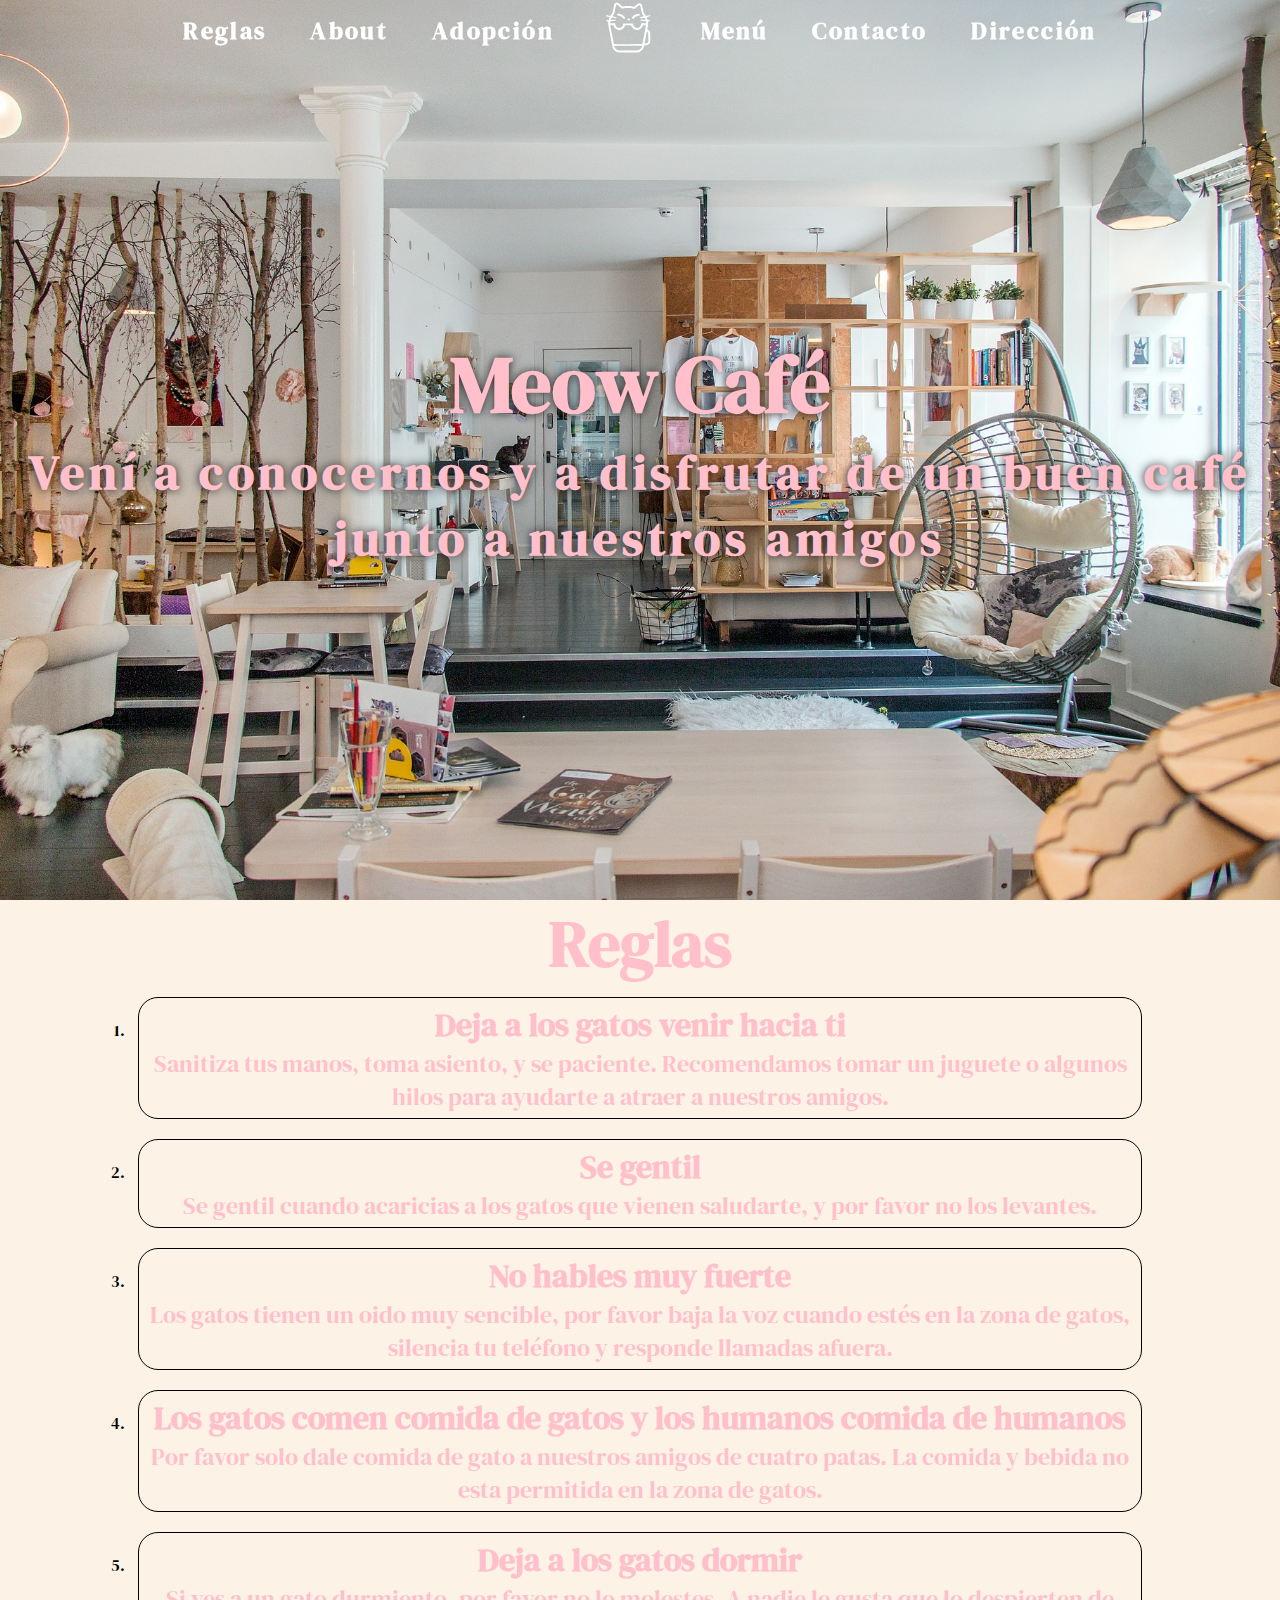
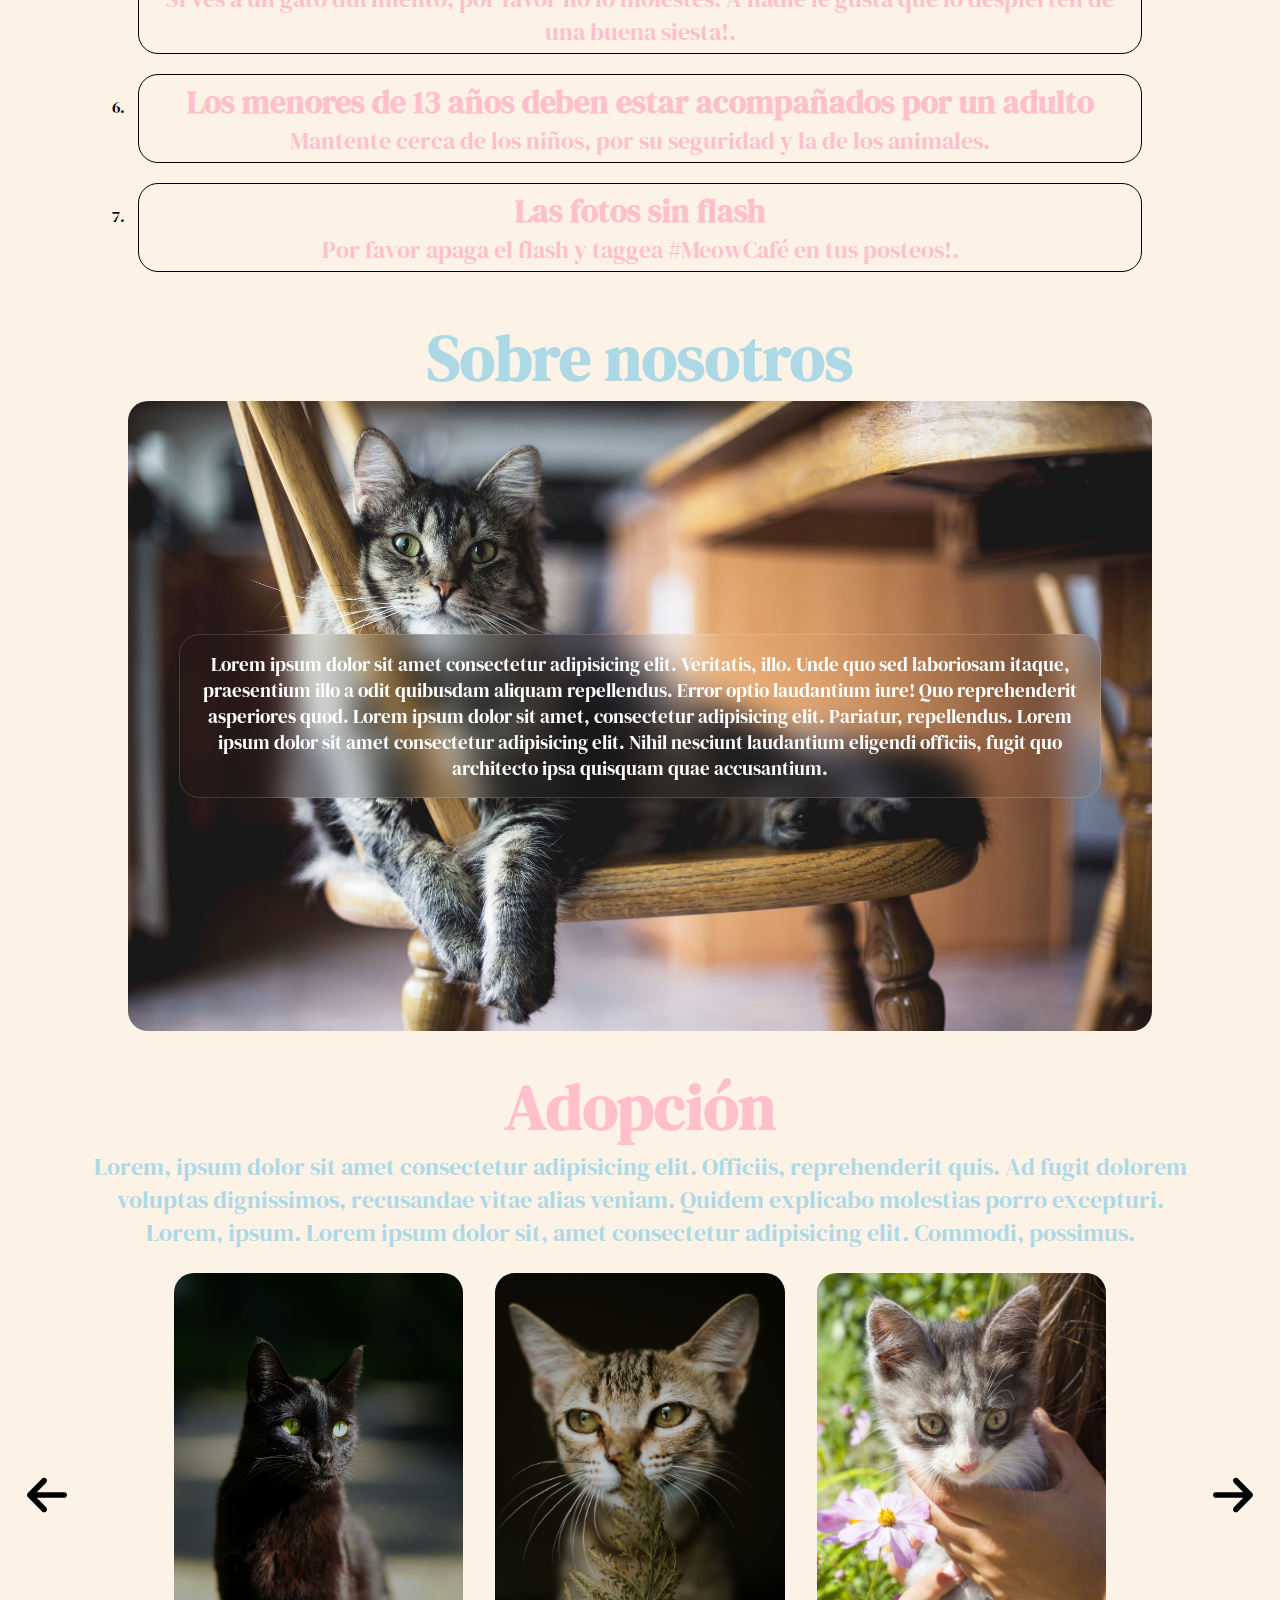
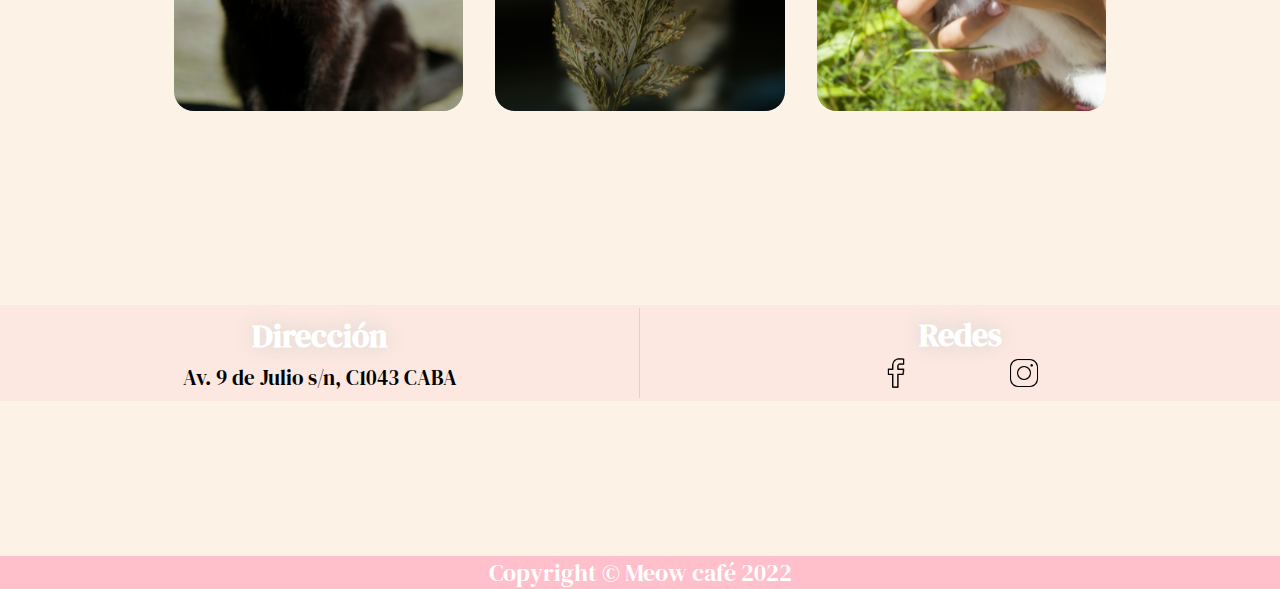
<file: index.html>
<!DOCTYPE html>
<html lang="es">
<head>
    <meta charset="UTF-8">
    <meta http-equiv="X-UA-Compatible" content="IE=edge">
    <meta name="viewport" content="width=device-width, initial-scale=1.0">
    <title>Meow Café</title>
    <link rel="stylesheet" href="./css/styles.css">
    <link rel="preconnect" href="https://fonts.googleapis.com">
    <link rel="preconnect" href="https://fonts.gstatic.com" crossorigin>
    <link href="https://fonts.googleapis.com/css2?family=DM+Serif+Display&display=swap" rel="stylesheet">
    <link rel="shortcut icon" href="./img/favicon-negro.png" type="image/x-icon">
</head>
<body>

  <div class="contenedor-loader">
    <div class="loader"></div>
  </div>
  <!--imagen para acceder a la nav cuando está en mobile-->
  <div id="toggle-menu" class="toggle-menu">
    <img src="./img/icono-hamburguesa-menu.png" alt="">
  </div>

  </div>
    <nav>
        <ul class="menu">
            <li class="hover-li"><a href="#reglas">Reglas</a></li>
            <li class="hover-li"><a href="#about">About</a></li>
            <li class="hover-li"><a href="#adopcion">Adopción</a></li>
            <li><a href="#"><img id="logo" src="./img/logo-blanco.svg" alt="logo de gato en un vaso"></a></li>
            <li class="hover-li"><a href="./pages/menu/menu.html">Menú</a></li>
            <li class="hover-li"><a href="./pages/contacto/contacto.html">Contacto</a></li>
            <li class="hover-li"><a href="#direccion">Dirección</a></li>
        </ul>
    </nav>

    <section class="hero-image">
        <div class="hero-info">
            <h1 class="hero-titulo">Meow Café</h1>
            <p class="hero-mensaje">Vení a conocernos y a disfrutar de un buen café junto a nuestros amigos</p>
        </div>
    </section>

    <main>
      <section id="reglas">
        <h2 class="reglas-titulo">Reglas</h2>
        <!--aca van a ir las reglas para ir al cafe-->
      
        <ol>
          <li>
            <div class="regla">
              <h3>Deja a los gatos venir hacia ti</h3>
              <p>Sanitiza tus manos, toma asiento, y se paciente. Recomendamos tomar un juguete o algunos hilos para ayudarte a atraer a nuestros amigos.</p>
            </div>
          </li>
          <li>
            <div class="regla">
              <h3>Se gentil</h3>
              <p>Se gentil cuando acaricias a los gatos que vienen saludarte, y por favor no los levantes.</p>
            </div>
          </li>
          <li>
            <div class="regla">
              <h3>No hables muy fuerte</h3>
              <p>Los gatos tienen un oido muy sencible, por favor baja la voz cuando estés en la zona de gatos, silencia tu teléfono y responde llamadas afuera.</p>
            </div>
          </li>
          <li>
            <div class="regla">
              <h3>Los gatos comen comida de gatos y los humanos comida de humanos</h3>
              <p>Por favor solo dale comida de gato a nuestros amigos de cuatro patas. La comida y bebida no esta permitida en la zona de gatos.</p>
            </div>
          </li>
          <li>
            <div class="regla">
              <h3>Deja a los gatos dormir</h3>
              <p>Si ves a un gato durmiento, por favor no lo molestes. A nadie le gusta que lo despierten de una buena siesta!.</p>
            </div>
          </li>
          <li>
            <div class="regla">
              <h3>Los menores de 13 años deben estar acompañados por un adulto</h3>
              <p>Mantente cerca de los niños, por su seguridad y la de los animales.</p>
            </div>
          </li>
          <li>
            <div class="regla">
              <h3>Las fotos sin flash</h3>
              <p>Por favor apaga el flash y taggea #MeowCafé en tus posteos!.</p>
            </div>
          </li>
        </ol>
      </section>

    

      <section id="about">
        <h2 class="about-titulo">Sobre nosotros</h2>
        <div class="about">
          <div class= "about-contenido">
            <p>Lorem ipsum dolor sit amet consectetur adipisicing elit. Veritatis, illo. Unde quo sed laboriosam itaque, praesentium illo a odit quibusdam aliquam repellendus. Error optio laudantium iure! Quo reprehenderit asperiores quod. Lorem ipsum dolor sit amet, consectetur adipisicing elit. Pariatur, repellendus. Lorem ipsum dolor sit amet consectetur adipisicing elit. Nihil nesciunt laudantium eligendi officiis, fugit quo architecto ipsa quisquam quae accusantium.</p>
          </div>
          
        </div>
      </section>

      <section id="adopcion">
        <h2 class="adopcion-titulo">Adopción</h2>
        <p>Lorem, ipsum dolor sit amet consectetur adipisicing elit. Officiis, reprehenderit quis. Ad fugit dolorem voluptas dignissimos, recusandae vitae alias veniam. Quidem explicabo molestias porro excepturi. Lorem, ipsum. Lorem ipsum dolor sit, amet consectetur adipisicing elit. Commodi, possimus.</p>

        <div class="adopcion-carrusel">
          <!--aca va a haber un carrousel de imagenes de gatos.-->
          <div class="carrusel-imagen">
            <img src="./img/cats/img-1.jpg" alt="imágen de gato" class="primera" loading ="lazy">
          </div>

          <div class="carrusel-imagen ">
            <img src="./img/cats/img-2.jpg" alt="imágen de gato" class="segunda" loading ="lazy">
          </div>

          <div class="carrusel-imagen ">
            <img src="./img/cats/img-3.jpg" alt="imágen de gato" class="tercera" loading ="lazy">
          </div>

          <button class="btn-ant"><img src="./img/arrow-left-solid.svg" alt="imágen de flecha izquierda"></button>
          <button class="btn-sig"><img src="./img/arrow-right-solid.svg" alt="imágen de flecha derecha"></button>
        </div>
        </section>
    </main>
    
    <div class="redes-direccion">
      <div class="ubicacion">
        <h3 id="direccion">Dirección</h3>
        <p><strong>Av. 9 de Julio s/n, C1043 CABA</strong></p>
      </div>

      <div class="redes">
        <h3>Redes</h3>
        <ul>
          <li><a href="https://www.facebook.com/BaJoven/" target="_blank"><img src="./img/facebook.png" alt="icono de facebook"></a></li>
          <li><a href="https://www.instagram.com/bajoven/?hl=es" target="_blank"><img src="./img/instagram.png" alt="icono de instagram"></a></li>
        </ul>

      </div>
    </div>

    <iframe src="https://www.google.com/maps/embed?pb=!1m18!1m12!1m3!1d3284.0168878895183!2d-58.38375908505237!3d-34.603734465005424!2m3!1f0!2f0!3f0!3m2!1i1024!2i768!4f13.1!3m3!1m2!1s0x4aa9f0a6da5edb%3A0x11bead4e234e558b!2sObelisco!5e0!3m2!1ses-419!2sar!4v1670206056653!5m2!1ses-419!2sar"  allowfullscreen="" loading="lazy" referrerpolicy="no-referrer-when-downgrade"></iframe>

    <footer>
      <p class="copy">Copyright © Meow café 2022</p>
    </footer>

    <script src="./scripts/scripts.js"></script>
</body>
</html>
</file>
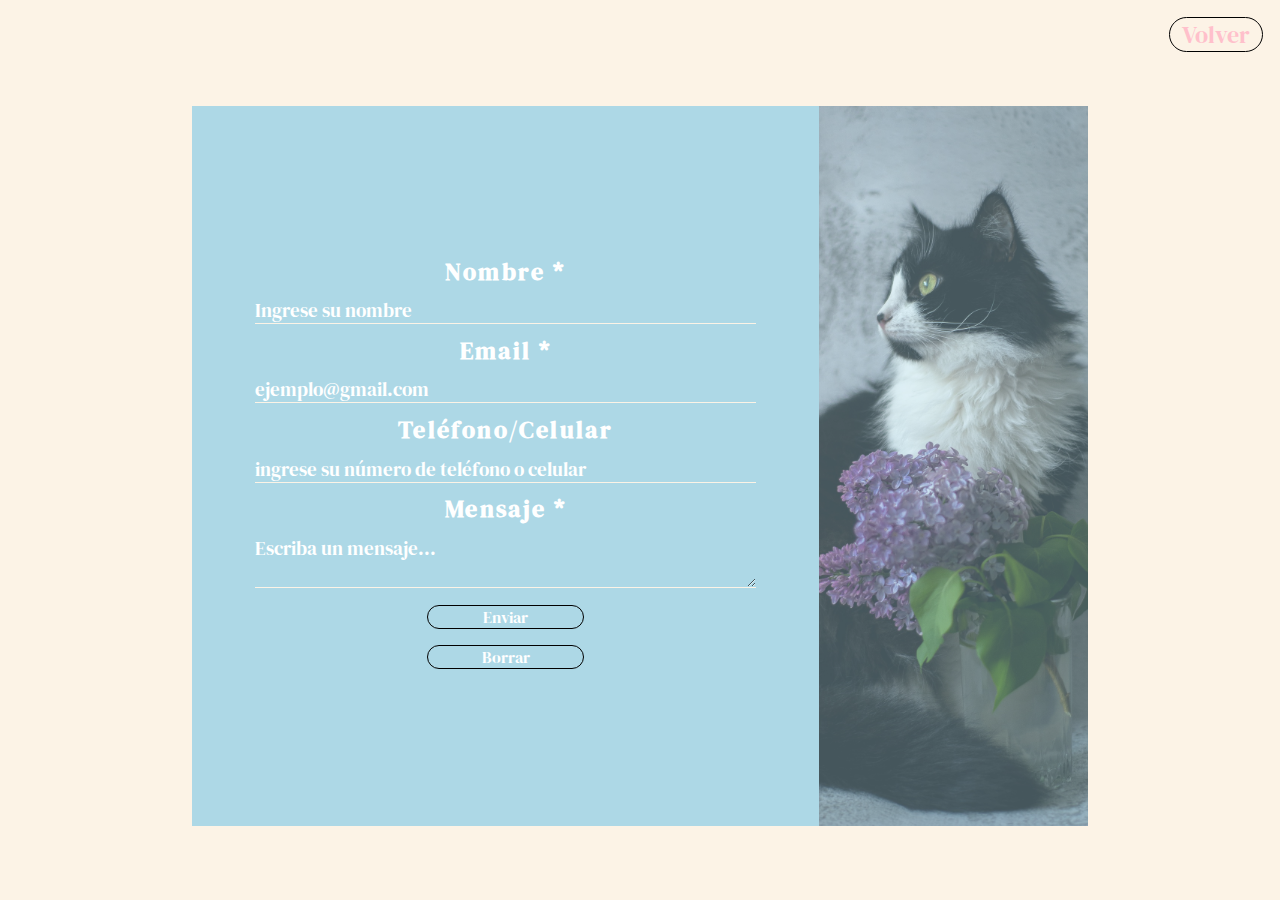
<file: pages/contacto/contacto.html>
<!DOCTYPE html>
<html lang="es">

<head>
  <meta charset="UTF-8">
  <meta http-equiv="X-UA-Compatible" content="IE=edge">
  <meta name="viewport" content="width=device-width, initial-scale=1.0">
  <title>Contacto | meow café</title>
  <link rel="stylesheet" href="./css/styles.css">
  <link rel="preconnect" href="https://fonts.googleapis.com">
  <link rel="preconnect" href="https://fonts.gstatic.com" crossorigin>
  <link href="https://fonts.googleapis.com/css2?family=DM+Serif+Display&display=swap" rel="stylesheet">
  <link rel="shortcut icon" href="./img/favicon-negro.png" type="image/x-icon">
</head>

<body>
  <a href="../../index.html">Volver</a>

  <div class="popUp">
    <div class="contenido-popUp">
      <div class="cerrarPopUp">
        <img src="./img/close.png" alt="imagen de cruz">
      </div>
      <div class="imgPopUp">
        <img src="./img/gato.png" alt="imágen de gato que cumple años">
      </div>

      <div class="contenido">
        <h2>Mandanos un mensaje y nos pondremos en contacto contigo!</h2>
      </div>
    </div>
  </div>

  <main>

    <form method="post" action="https://formspree.io/f/xrgdnpdp">
      <label for="nombre">Nombre *</label>
      <input type="text" name="nombre" placeholder="Ingrese su nombre" required>

      <label for="email">Email *</label>
      <input type="email" name="email" placeholder="ejemplo@gmail.com" required>

      <label for="telefono">Teléfono/Celular</label>
      <input type="number" name="telefono" placeholder="ingrese su número de teléfono o celular">

      <label for="mensaje">Mensaje *</label>
      <textarea name="mensaje" placeholder="Escriba un mensaje..." required></textarea>

      <input type="submit" value="Enviar">
      <input type="reset" value="Borrar">
    </form>

    <div class="imagen"></div>
  </main>

  <script src="./scripts/scripts.js"></script>
</body>

</html>
</file>
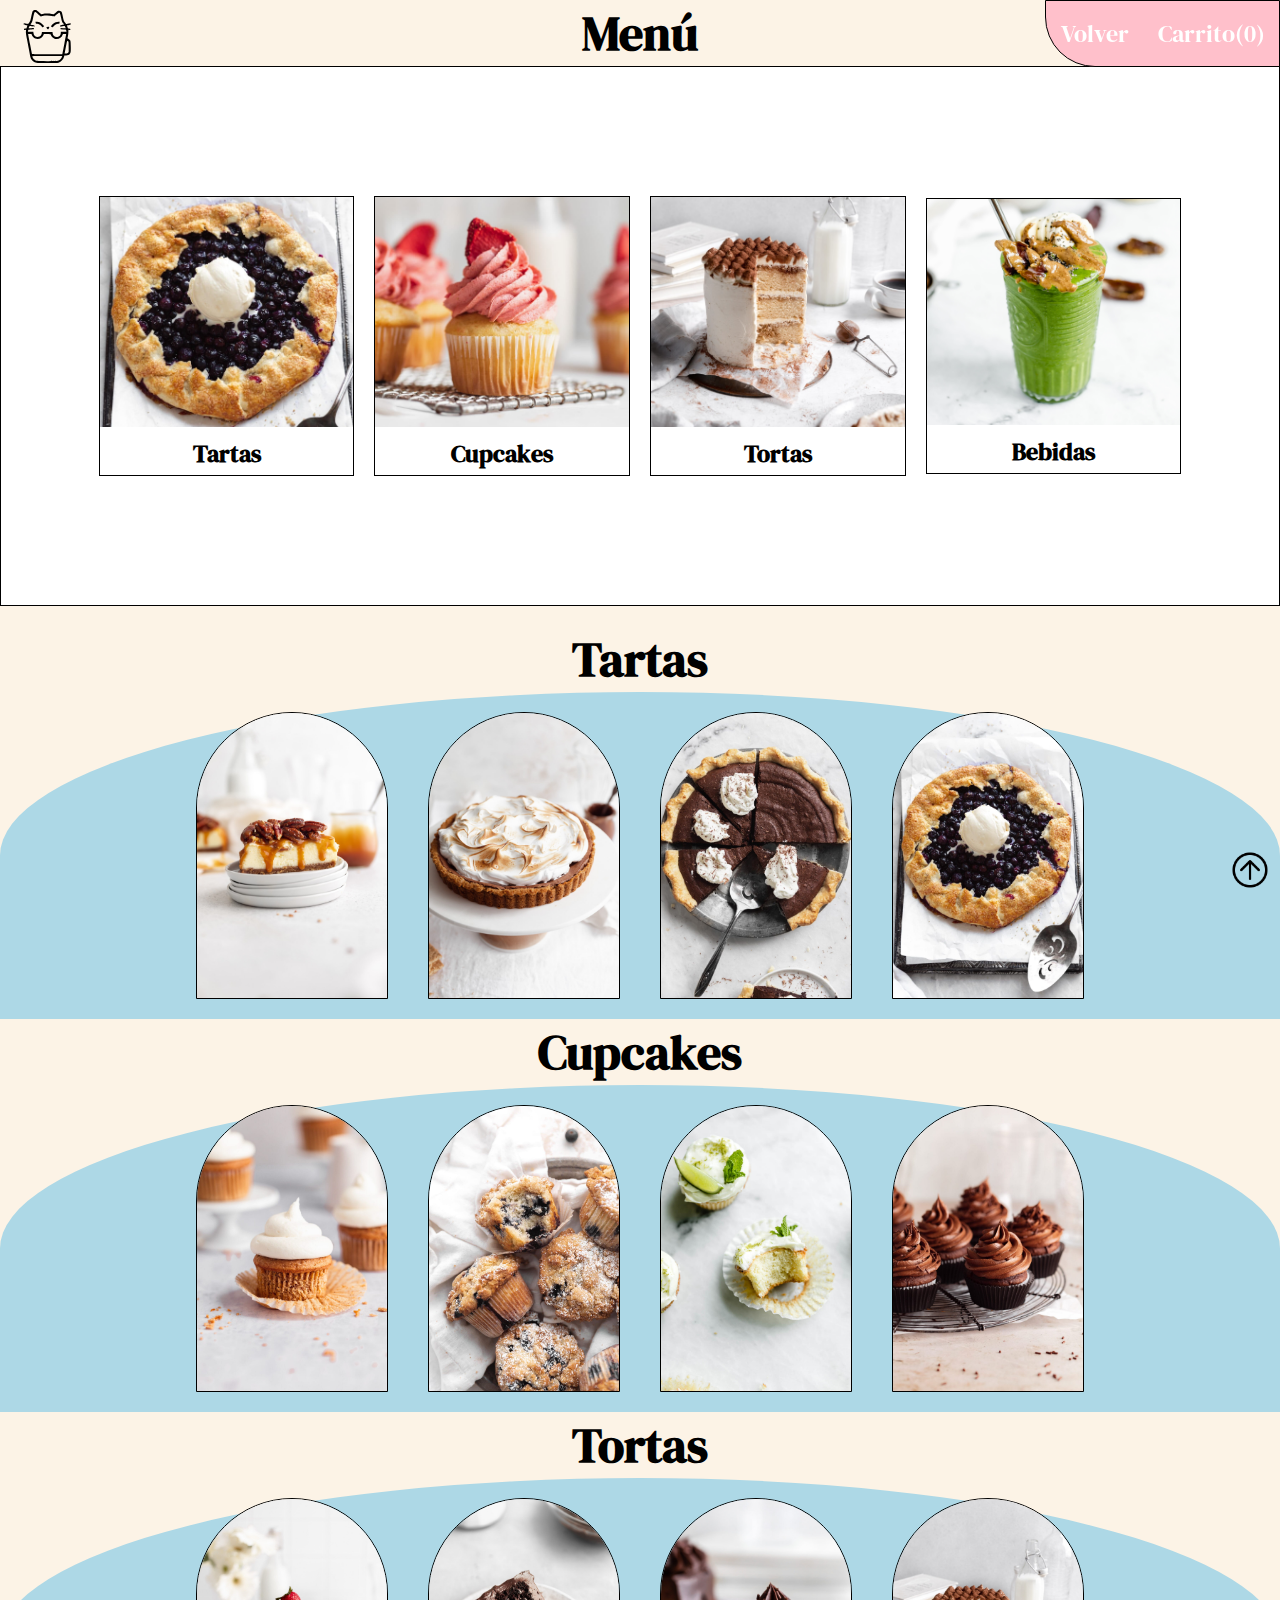
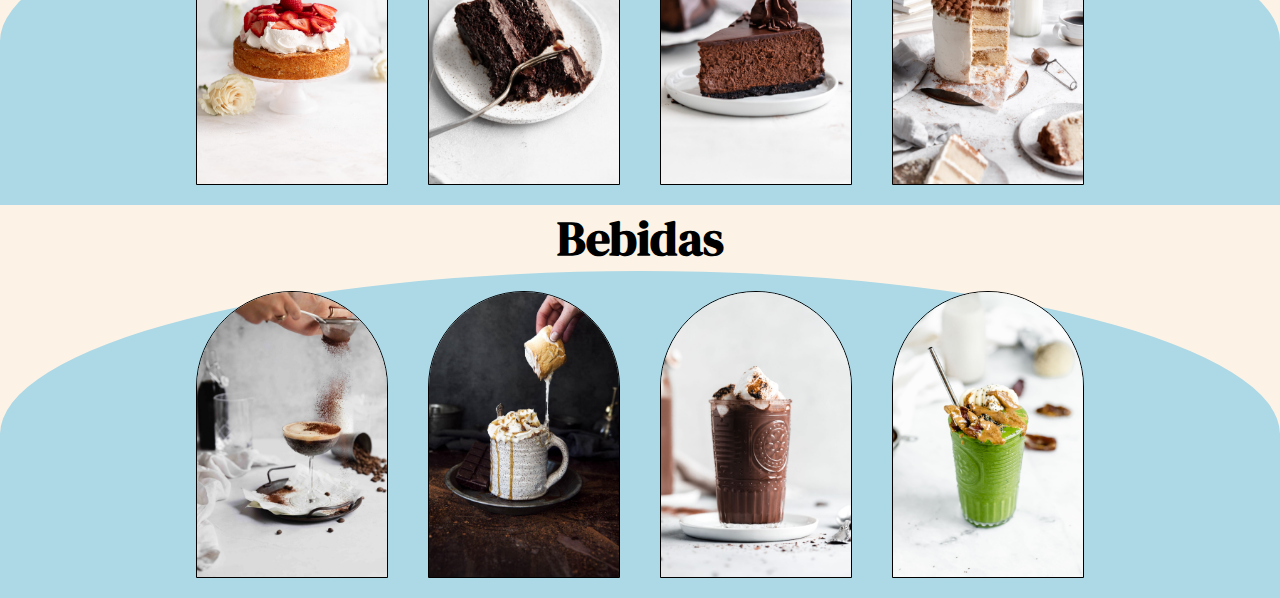
<file: pages/menu/menu.html>
<!DOCTYPE html>
<html lang="es">
<head>
  <meta charset="UTF-8">
  <meta http-equiv="X-UA-Compatible" content="IE=edge">
  <meta name="viewport" content="width=device-width, initial-scale=1.0">
  <title>Menú | meow café</title>
  <link rel="stylesheet" href="./css/styles.css">
  <link rel="preconnect" href="https://fonts.googleapis.com">
  <link rel="preconnect" href="https://fonts.gstatic.com" crossorigin>
  <link href="https://fonts.googleapis.com/css2?family=DM+Serif+Display&display=swap" rel="stylesheet">
  <link rel="shortcut icon" href="./img/favicon-negro.png" type="image/x-icon">
</head>
<body>
 
    <div class="toggle-menu">
        <img src="./img/icono-hamburguesa-menu.png" alt="">
    </div>
  <nav>
    <ul>
      <li><a href="../../index.html">Volver</a></li>
      <li class="carrito-btn">Carrito(<span id="cant-items">0</span>)</li>
    </ul>
  </nav>

  <img class="logo" src="./img/catcafe-logo.svg" alt="logo de gato">

    <!--carrito-->
    <div class="carrito">
        <h2>Productos seleccionados</h2>
        <hr>
        <div id="itemsDelCarrito">
            <!--aca van los items del carrito-->
        </div>
        
        <hr>
        <div class="total-carrito">
            <p class="pTotal">Total : $<span id="spanTotal">0</span></p>
        </div>
    </div>

  <main>
    <h2 id="menu">Menú</h2>
    <section id="menu">

        <div class="card">
            <a href="#tartas">
                <img class="img-menu" src="./img/Blueberry-Galette2.jpg" alt="">
                <h3 class="menu-nombre">Tartas</h3>
            </a>
        </div>

        <div class="card">
            <a href="#cupcakes">
                <img class="img-menu" src="./img/Strawberry-cupcake2.jpg" alt="">
                <h3 class="menu-nombre">Cupcakes</h3>
            </a>
        </div>

        <div class="card">
            <a href="#tortas">
                <img class="img-menu" src="./img/Tiramisu-Cake2.jpg" alt="">
                <h3 class="menu-nombre">Tortas</h3>
            </a>
        </div>

        <div class="card">
            <a href="#bebidas">
                <img class="img-menu" src="./img/matcha_green_ smoothie2.jpg" alt="">
                <h3 class="menu-nombre">Bebidas</h3>
            </a>
        </div>

    </section>
  
    <section class="items">
        <div class="menu-items">
  
            <div id="tartas">
  
                <h2>Tartas</h2>
  
                <div class="tartas">
                    <div class="item">
                        <img src="./img/Pecan-Pie.jpg" alt="" class="imagen">
                        <div class="item-info">
                            <h3 class="item-nombre 0">Pecan pie</h3>
                            <p class="item-descripcion">Lorem ipsum dolor sit amet consectetur adipisicing elit.</p>
                            <p>Precio : $<span id="0">1700</span></p>
  
                            <button>Agregar al carrito</button>
                        </div>
                    </div>
  
                    <div class="item">
                        <img src="./img/pie.jpg" alt="" class="imagen">
                        <div class="item-info">
                            <h3 class="item-nombre 1">Merengue pie</h3>
                            <p class="item-descripcion">Lorem ipsum dolor sit amet consectetur adipisicing elit.</p>
                            <p>Precio : $<span id="1">1500</span></p>
  
                            <button>Agregar al carrito</button>
                        </div>
                    </div>
  
                    <div class="item">
                        <img src="./img/brownie_pie.jpg" alt="" class="imagen">
                        <div class="item-info">
                            <h3 class="item-nombre 2">Brownie pie</h3>
                            <p class="item-descripcion">Lorem ipsum dolor sit amet consectetur adipisicing elit.</p>
                            <p>Precio : $<span id="2">1400</span></p>
  
                            <button>Agregar al carrito</button>
                        </div>
                    </div>
  
                    <div class="item">
                        <img src="./img/Blueberry-Galette.jpg" alt="" class="imagen">
                        <div class="item-info">
                            <h3 class="item-nombre 3">Blue Pie</h3>
                            <p class="item-descripcion">Lorem ipsum dolor sit amet consectetur adipisicing elit.</p>
                            <p>Precio : $<span id="3">1900</span></p>
  
                            <button>Agregar al carrito</button>
                        </div>
                    </div>
                </div>
              </div>
  
            <div id="cupcakes">
  
                <h2>Cupcakes</h2>
  
                <div class="cupcakes">
                    <div class="item">
                        <img src="./img/Carrot-cupcake.jpg" alt="" class="imagen">
                        <div class="item-info">
                            <h3 class="item-nombre 4">Carrot Cupcake</h3>
                            <p class="item-descripcion">Lorem ipsum dolor sit amet consectetur adipisicing elit.</p>
                            <p>Precio : $<span id="4">200</span></p>
  
                            <button>Agregar al carrito</button>
                        </div>
                    </div>
                    <div class="item">
                        <img src="./img/cupcake.jpg" alt="" class="imagen">
                        <div class="item-info">
                            <h3 class="item-nombre 5">Chips Cupcake</h3>
                            <p class="item-descripcion">Lorem ipsum dolor sit amet consectetur adipisicing elit.</p>
                            <p>Precio : $<span id="5">250</span></p>
  
                            <button>Agregar al carrito</button>
                        </div>
                    </div>
                    <div class="item">
                        <img src="./img/Lemon-Mojito-Cupcake.jpg" alt="" class="imagen">
                        <div class="item-info">
                            <h3 class="item-nombre 6">Mojito Cupcake</h3>
                            <p class="item-descripcion">Lorem ipsum dolor sit amet consectetur adipisicing elit.</p>
                            <p>Precio : $<span id="6">350</span></p>
  
                            <button>Agregar al carrito</button>
                        </div>
                    </div>
                    <div class="item">
                        <img src="./img/Perfect-Chocolate.jpg" alt="" class="imagen">
                        <div class="item-info">
                            <h3 class="item-nombre 7">Choco Cupcake</h3>
                            <p class="item-descripcion">Lorem ipsum dolor sit amet consectetur adipisicing elit.</p>
                            <p>Precio : $<span id="7">300</span></p>
  
                            <button>Agregar al carrito</button>
                        </div>
                    </div>
                </div>
            </div>
  
            <div id="tortas">
  
                <h2>Tortas</h2>
  
                <div class="tortas">
                    <div class="item">
                        <img src="./img/torta_frutillas.jpg" alt="" class="imagen">
                        <div class="item-info">
                            <h3 class="item-nombre 8">Strawberry Cake</h3>
                            <p class="item-descripcion">Lorem ipsum dolor sit amet consectetur adipisicing elit.</p>
                            <p>Precio : $<span id="8">2200</span></p>
  
                            <button>Agregar al carrito</button>
                        </div>
                    </div>
                    <div class="item">
                        <img src="./img/Vegan-Chocolate-Cake.jpg" alt="" class="imagen">
                        <div class="item-info">
                            <h3 class="item-nombre 9">Vegan Cake</h3>
                            <p class="item-descripcion">Lorem ipsum dolor sit amet consectetur adipisicing elit.</p>
                            <p>Precio : $<span id="9">600</span></p>
  
                            <button>Agregar al carrito</button>
                        </div>
                    </div>
                    <div class="item">
                        <img src="./img/triple_chocolate_cake.jpg" alt="" class="imagen">
                        <div class="item-info">
                            <h3 class="item-nombre 10">Chocolate Cake</h3>
                            <p class="item-descripcion">Lorem ipsum dolor sit amet consectetur adipisicing elit.</p>
                            <p>Precio : $<span id="10">650</span></p>
  
                            <button>Agregar al carrito</button>
                        </div>
                    </div>
                    <div class="item">
                        <img src="./img/Tiramisu-Cake.jpg" alt="" class="imagen">
                        <div class="item-info">
                            <h3 class="item-nombre 11">Tiramisu Cake</h3>
                            <p class="item-descripcion">Lorem ipsum dolor sit amet consectetur adipisicing elit.</p>
                            <p>Precio : $<span id="11">2500</span></p>
  
                            <button>Agregar al carrito</button>
                        </div>
                    </div>
                </div>
            </div>
            <div id="bebidas">
  
                <h2>Bebidas</h2>
  
                <div class="bebidas">
                    <div class="item">
                        <img src="./img/espresso-martini.jpg" alt="" class="imagen">
                        <div class="item-info">
                            <h3 class="item-nombre 12">Espresso martini</h3>
                            <p class="item-descripcion">Lorem ipsum dolor sit amet consectetur adipisicing elit.</p>
                            <p>Precio : $<span id="12">700</span></p>
  
                            <button>Agregar al carrito</button>
                        </div>
                    </div>
                    <div class="item">
                        <img src="./img/Hot-Chocolate-taza.jpg" alt="" class="imagen">
                        <div class="item-info">
                            <h3 class="item-nombre 13">Hot chocolate</h3>
                            <p class="item-descripcion">Lorem ipsum dolor sit amet consectetur adipisicing elit.</p>
                            <p>Precio : $<span id="13">600</span></p>
  
                            <button>Agregar al carrito</button>
                        </div>
                    </div>
                    <div class="item">
                        <img src="./img/hot-chocolate.jpg" alt="" class="imagen">
                        <div class="item-info">
                            <h3 class="item-nombre 14">Ice Coffe</h3>
                            <p class="item-descripcion">Lorem ipsum dolor sit amet consectetur adipisicing elit.</p>
                            <p>Precio : $<span id="14">800</span></p>
  
                            <button>Agregar al carrito</button>
                        </div>
                    </div>
                    <div class="item">
                        <img src="./img/matcha_green_ smoothie.jpg" alt="" class="imagen">
                        <div class="item-info">
                            <h3 class="item-nombre 15">Matcha smoothie</h3>
                            <p class="item-descripcion">Lorem ipsum dolor sit amet consectetur adipisicing elit.</p>
                            <p>Precio : $<span id="15">750</span></p>
  
                            <button>Agregar al carrito</button>
                        </div>
                    </div>
                </div>
            </div>
        </div>
    </section>
  </main>

  <a class="arriba" href="#menu"><img src="./img/flecha-hacia-arriba.png" alt=""></a>

  <script src="./scripts/scripts.js"></script>
</body>
</html>
</file>
<file: css/styles.css>
*{
    margin: 0;
    padding: 0;
    box-sizing: border-box;
    scroll-behavior: smooth;
    font-family: 'DM Serif Display', serif;
}
body{
    background-color: #fcf3e6;
}
body::-webkit-scrollbar {
    width: 12px;
}
  
body::-webkit-scrollbar-track {
    background: #add8e675;
 }
  
body::-webkit-scrollbar-thumb {
    background-color: pink;
    border-radius: 20px;
}
/*para el loader*/
.contenedor-loader{
    background-color: lightblue;
    position: fixed;
    width: 100vw;
    height: 100vh;
    z-index: 5;
    transition: all 1.5s;
    display: flex;
    align-items: center;
    justify-content: center;
}
.loader,
.loader:before,
.loader:after{
    border-radius: 50%;
    width: 2.5em;
    height: 2.5em;
    animation: loader 1.5s infinite ease-in-out;
}
.loader{
    color: pink;
    font-size: 13px;
    position: relative;
    animation-delay: -0.16s;
}
.loader:before,
.loader:after{
    content: "";
    position: absolute;
    top: 0;
}
.loader::before{
    left: -3.5em;
    animation-delay: -0.32s;
}
.loader::after{
    left: 3.5em;
}

@keyframes loader{
    0%,
    80%,
    100%{
        box-shadow : 0 2.5em 0 -1.3em;
    }
    40%{
        box-shadow: 0 2.5em 0 0;
    }
}
/*-----------*/

a{
    text-decoration: none;
}
.hero-image{
    background-image: url(../img/fondo-catcafe.jpg);
    height: 100vh;
    background-size: cover;
    background-position: center;
    color: pink;
    text-shadow: 0 0 10px rgb(36, 35, 35);
    display: flex;
    align-items: center;
    justify-content: center;
}
.hero-titulo{
    font-size: 4em;
    text-align: center;
}
.hero-mensaje{
    text-align: center;
    font-size: 2em;
    font-weight: 600;
    letter-spacing: 0.1em;
}
.toggle-menu{
    width: 40px;
    position: absolute;
    top: 0.5rem;
    right: 1rem;
    z-index: 1;
}
.toggle-menu img{
    max-width: 100%;
    cursor: pointer;
    filter: invert(1);
}
nav{
    flex-direction: column;
    justify-content: center;
    align-items: center;
    height: 100vh;
    display: none;
}

nav ul{
    display: flex;
    flex-direction: column;
    justify-content: center;
    align-items: center;
}
nav ul li{
    list-style: none;
    margin: 1em;
    padding: 0.3em;
    border-radius: 20px;
    border: 1px solid transparent;
}
nav ul li.hover-li:hover{
    border: 1px solid #000;
}
nav ul li a{
    color: #fff;
    font-size: 1.5em;
    font-weight: 600;
    letter-spacing: 0.1em;
}
nav ul li a img{
    height: 60px;
    filter: invert(1);
    margin-top: 0.2em;
}

/*se ve en descktop*/
@media screen and (min-width: 950px){
    nav{
        display: flex;
        flex-direction: row;
        align-items: center;
        position: fixed;
        width: 100vw;
        height: 60px;
        justify-content: center;
        transition: .3s;
        z-index: 3;
    }
    nav{
        flex-direction: row;
    }
    .toggle-menu{
        display: none;
    }
    nav ul{
        flex-direction: row;
    }
    .hero-titulo{
        font-size: 5em;
    }
    .hero-mensaje{
        font-size: 3em;
    }

}
@media screen and (max-width: 350px){
    .hero-titulo{
        font-size: 3em;
    }
    .hero-mensaje{
        font-size: 1.5em;
    }
}

nav.show{/*para que se muestre la nav en mobile*/
    display: flex;
    background-color: pink;
}
main{
    display: flex;
    justify-content: center;
    align-items: center;
    flex-direction: column;
}
main h2{
    font-size: 3em;
    text-align: center;
}
section#reglas ol{
    display: flex;
    flex-direction: column;
    align-items: center;
    justify-content: center;
}
section#reglas ol li{
    width: 80vw;
}
section#reglas ol li div{
    margin: 10px;
    border-radius: 20px;
    padding: 5px;
    border: 1px solid #000;
}
section#reglas{
    width: 80vw;
    scroll-margin-top: 3em;
}
div.regla:hover{
    background-color: rgb(255, 233, 233);
}
section#reglas h2{
    font-size: 4em;
    color:pink;
}
div.regla h3{
    font-size: 2em;
}
section#reglas p{
    font-size: 1.5em;
}
div.regla h3,
div.regla p{
    color: pink;
    text-align: center;
}
section#about{
    display: flex;
    flex-direction: column;
    justify-content: center;
    align-items: center;
    margin-top: 2em;
    margin-bottom: 2em;
    scroll-margin-top: 3em;
}
section#about h2{
    font-size: 4em;
    color: lightblue;
}
div.about{
    background-image: url(../img/gato-en-silla.jpg);
    background-size: cover;
    background-position: center;
    width: 80%;
    height: 70vh;
    display: flex;
    flex-direction: column;
    justify-content: center;
    align-items: center;
    border-radius: 20px;
}
div.about-contenido{
    height: fit-content;
    width: 90%;
    backdrop-filter: blur(15px);
    padding: 1em;
    border: 1px solid #ffffff28;
    border-radius: 20px;
}
div.about-contenido p{
    color: #fff;
    font-size: 1.2em;
    text-align: center;
}

/*sección adopción*/
section#adopcion{
    display: flex;
    flex-direction: column;
    align-items: center;
    width: 90vw;
    height: 90vh;
    scroll-margin-top: 3em;
}
div.adopcion-carrusel{
    display: flex;
    align-items: center;
    justify-content: center;
    height: 60%;
    width: fit-content;
}
div.carrusel-imagen{
    height: 90%;
    width: 30%;
    background-color: #d1d1d1;
    margin: 1em;
    border-radius: 20px;
}
div.carrusel-imagen img{
    max-width: 100%;
    max-height: 100%;

    min-width: 100%;
    min-height: 100%;

    object-fit: cover;
    object-position: center;
    border-radius: 20px;
}
div.carrusel-imagen img:hover{
    transform: scale(1.1);
    border: 3px dashed lightblue;
}
button.btn-ant,
button.btn-sig{
    height: 3em;
    width: 3em;
    position: absolute;
    background-color: transparent;
    cursor: pointer;
    border: 0;
}
button.btn-ant{
    left: 2em;
}
button.btn-sig{
    right: 2em;
}
section#adopcion h2{
    font-size: 4em;
    color:pink;
}
section#adopcion p{
    color: lightblue;
    font-size: 1.5em;
    text-align: center;
    padding: 0 20px 0 20px;
}
div.redes-direccion{
    margin-top: 2em;
    display: flex;
    flex-direction: row;
    align-items: center;
    background-color: #ffc0cb34;
}
div.redes-direccion div.ubicacion{
    width: calc(100% / 2);
    height: 10vh;
    padding: 2em;
    display: flex;
    flex-direction: column;
    justify-content: center;
    border-right: 1px solid pink;
}
div.redes-direccion div.ubicacion p{
    font-size: 1.3em;
    margin-top: 0.2em;
    display: inline-block;
    text-align: center;
}
div.redes-direccion div.ubicacion strong{
    font-weight: 400;
}
div.redes-direccion div.redes{
    width: calc(100% / 2);
    height: 10vh;
    padding: 3em;
    display: flex;
    flex-direction: column;
    justify-content: center;
}
div.redes-direccion div.redes img{
    height: 2em;
    width: 2em;
    margin-left: 3em;
    margin-right: 3em;
}
div.redes-direccion div.ubicacion h3,
div.redes-direccion div.redes h3{
    text-align: center;
    font-size: 2em;
    color: #fff;
    text-shadow: 0 0 20px #d1d1d1;
}
div.redes ul{
    display: flex;
    justify-content: center;
}
div.redes ul li{
    list-style: none;
}
div.redes ul li a img{
    height: 2em;
    width: 2em;
}
iframe {
    width: 100%;
    height: 20%;
    border: none;
}
footer{
    background-color: pink;
}
footer p{
    text-align: center;
    color: #fff;
    font-size: 1.5em;
}

@media screen and (max-width: 768px){
    section#reglas h2,
    section#adopcion h2,
    section#about h2{
        font-size: 3em;
    }
    section#adopcion{
        height: 70vh;
    }
    section#reglas div.regla h3{
        font-size: 1.5em;
    }
    section#reglas p,
    section#about p{
        font-size: 1.2em;
    }
    div.carrusel-imagen{
        margin: 0.5em;
        height: 70%;
        width: 35%;
    }
    div.adopcion-carrusel{
        width: 85%;
    }
    button.btn-ant,
    button.btn-sig{
    height: 2em;
    width: 2em;
    }
    button.btn-ant{
        left: 1em;
    }
    button.btn-sig{
        right: 1em;
    }
    div.about{
        width: 80%;
        height: 50vh;
    }
}
@media screen and (max-width: 480px){
    section#reglas div.regla h3{
        font-size: 1.3em;
    }
    section#reglas p{
        font-size: 1em;
    }
    section#about p{
        font-size: 0.8em;
    }
    section#adopcion p{
        font-size: 1.1em;
    }
    div.redes-direccion div.ubicacion p{
        font-size: 1em;
    }
    footer p{
        font-size: 1.2em;
    }
}
@media screen and (max-width: 320px){
    .hero-mensaje{
        font-size: 1.3em;
    }
    section#reglas h2,
    section#adopcion h2,
    section#about h2{
        font-size: 2.5em;
    }
    section#reglas div.regla h3{
        font-size: 0.9em;
    }
    section#reglas p{
        font-size: 0.7em;
    }
    section#about h2 {
        font-size: 2em;
    }
    div.about {
        height: 40vh;
    }
    section#about p{
        font-size: 0.5em;
    }
    section#adopcion p{
        font-size: 0.7em;
        padding: 0 10px 0 10px;
    }
    button.btn-ant, button.btn-sig{
        height: 1em;
        width: 1em;
    }  
    div.adopcion-carrusel{
        width: 90%;
        height: 50%;
    }
    div.carrusel-imagen{
        margin: 0.2em;
    }
    div.redes-direccion div.ubicacion h3,
    div.redes-direccion div.redes h3{
        font-size: 1.3em;
    }
    div.redes-direccion div.redes{
        padding: 1em;
    }
    div.redes-direccion div.ubicacion{
        padding: 1em;
    }
    div.redes-direccion div.redes img{
        height: 1.1em;
        width: 1.1em;
    }
    div.redes-direccion div.ubicacion p{
        font-size: 0.6em;
    }
    div.redes ul{
        justify-content: space-evenly;
    }
    div.redes-direccion div.redes img {
        height: 1em;
        width: 1em;
        margin: 0;
    }
    footer p {
        font-size: 1em;
    }
    div.redes-direccion{
        margin-top: 0;
    }

}
</file>
<file: pages/contacto/css/styles.css>
*{
    margin: 0;
    padding: 0;
    box-sizing: border-box;
    scroll-behavior: smooth;
    font-family: 'DM Serif Display', serif;
}
*:focus{
    outline: none;
}
*::placeholder{
    color: #fff;
    font-size: 1em;
}
.popUp{
    width: 100vw;
    height: 100vh;
    position: fixed;
    display: none;
    justify-content: center;
    align-items: center;
    z-index: 3;
    background-color: rgba(0, 0, 0, 0.4);
}
.contenido-popUp{
    position: relative;
    width: 600px;
    height: 400px;
    background-color: pink;
    border-radius: 20px;
    display: flex;
    box-shadow: 0 5px 20px rgba(0, 0, 0, 0.6);
    flex-direction: row;
    justify-content: center;
    align-items: center;
}
.contenido-popUp .imgPopUp{
    position: relative;
    width: 300px;
    height: 400px;
    display: flex;
    justify-content: center;
    align-items: center;
}
.contenido-popUp .imgPopUp::before{
    content: "";
    position: absolute;
    width: 250px;
    height: 250px;
    background-color: #fff;
    border-radius: 50%;
    border: 4px dashed lightblue;
}
.contenido-popUp .imgPopUp img{
    position: relative;
    max-width: 200px;
    z-index: 3;
}
.popUp .contenido {
    width: 50%;
    display: flex;
    justify-content: center;
    align-items: center;
    border-top-right-radius: 20px;
    border-bottom-right-radius: 20px;
}
.popUp .contenido h2{
    text-align: center;
    font-size: 2em;
    color: #fff;
}
.cerrarPopUp img{
    position: absolute;
    top: 20px;
    right: 20px;
    width: 20px;
    height: 20px;
    cursor: pointer;
    filter: invert(1);
    z-index: 3;
}
body{
    background-color: #fcf3e6;
    display: flex;
    flex-direction: column;
    justify-content: center;
    align-items: center;
    width: 100vw;
    height: 100vh;
}
h1{
    position: absolute;
    top: 0.5em;
    text-align: center;
    font-size: 1.5em;
    color: pink;
}
a{
    margin: 0.5em;
    border-radius: 20px;
    border: 1px solid #000;
    text-decoration: none;
    font-size: 1.5em;
    color: pink;
    padding: 0 0.5em 0 0.5em;
    cursor: pointer;
    transition: .3s;
    position: absolute;
    top: 5px;
    right: 5px;
}
a:hover{
    background-color: pink;
    color: #fff;
}
main{
    width: 70vw;
    height: 80vh;
    background-color: lightblue;

    display: flex;
    flex-direction: row;
    margin-top: 2em;
}
main .imagen{
    height: 100%;
    width: 30%;
    background-image: url(../img/gato-con-flor.jpg);
    opacity: 0.6;
    margin-left: auto;
    background-size: cover;
    background-position: center;
}
form{
    display: flex;
    flex-direction: column;
    justify-content: center;
    align-items: center;
    width: 70%;
}
label{
    font-size: 1.5em;
    color: #fff;
    font-weight: 600;
    letter-spacing: 0.1em;
}
input,
textarea{
    border: none;
    width: 80%;
    margin: 0.5em;
    background-color: transparent;
    border-bottom: 1px solid #fcf3e6;
    color: #fff;
    font-size: 1.2em;
}
form textarea{
    max-width: 80%;
    min-width: 80%;
    max-height: 80px;
    min-height: 40px;
}
input[type = "submit"],
input[type ="reset"]{
    margin: 0.5em;
    border-radius: 20px;
    border: 1px solid #000;
    text-decoration: none;
    font-size: 1em;
    color: #fff;
    background-color: transparent;
    padding: 0 0.5em 0 0.5em;
    transition: .3s;
    width: 25%;
    cursor: pointer;
}
input[type = "submit"]:hover,
input[type ="reset"]:hover{
    background-color: pink;
}


@media screen and (max-width: 768px){
    main{
        width: 90vw;
    }
    label{
        font-size: 1.3em;
    }
    *::placeholder{
        font-size: 0.8em;
    }
    form textarea{
        max-height: 30px;
    }
    .contenido-popUp{
        width: 80%;
        height: 60%;
    }
    .contenido-popUp .imgPopUp{
        height: 50%;
    }

}
@media screen and (max-width: 468px){
    a{
        right: auto;
    }
    input[type = "submit"],
    input[type ="reset"]{
        width: 35%;
    }
    .contenido-popUp{
        flex-direction: column;
    }
    .contenido-popUp .imgPopUp::before{
        width: 0;
        height: 0;
        border: 0;
    }
    .popUp .contenido h2{
        font-size: 1.8em;
    }
    div.contenido{
        margin-bottom: 20px;
    }
    .popUp .contenido{
        width: 100%;
    }

}
@media screen and (max-width: 281px){
    label{
        font-size: 1em;
    }
    *::placeholder{
        font-size: 1em;
    }
    input,
    textarea{
        font-size: 0.7em;
    }
    input[type = "submit"],
    input[type ="reset"]{
        width: 45%;
    }
    .contenido-popUp{
        width: 100%;
    }
    .popUp .contenido h2{
        font-size: 1.5em;
    }
    .contenido-popUp .imgPopUp img{
        max-width: 65%;
    }
}
</file>
<file: pages/menu/css/styles.css>
*{
    margin: 0;
    padding: 0;
    box-sizing: border-box;
    scroll-behavior: smooth;
    font-family: 'DM Serif Display', serif;
}
body{
    background-color: #fcf3e6;
}
body::-webkit-scrollbar {
    width: 12px;
}
  
body::-webkit-scrollbar-track {
    background: #add8e675;
 }
  
body::-webkit-scrollbar-thumb {
    background-color: pink;
    border-radius: 20px;
}
a{
    text-decoration: none;
    color: #fff;
}
li.carrito-btn{
    color: #fff;
    cursor: pointer;
}
.logo{
    height: 4em;
    position: absolute;
    top: 5px;
    left: 15px;
    z-index: 1;
}
nav{
    height: 66.5px;
    background-color: pink;
    color: #000;
    position: fixed;
    display: flex;
    justify-content: center;
    align-items: center;
    width: fit-content;
    right: 0;
    z-index: 4;
    border-bottom-left-radius: 50px;
    border: 1px solid #000;
}
ul{
    display: flex;
    flex-direction: row;
    align-items: center;
}
ul li{
    list-style: none;
    margin: 0.4em;
    font-size: 1.5em;
    padding: 0.2em;
    border-radius: 20px;
    transition: .3s;
}
ul li:hover{
    background-color: lightblue;
}
div.toggle-menu{
    display: none;
    height: 40px;
    position: fixed;
    top: 1em;
    right: 1em;
    z-index: 3;
    border-radius: 50%;
    background-color: pink;
}
div.toggle-menu img{
    max-height: 100%;
    cursor: pointer;
    filter: invert(1);
}

main h2{
    font-size: 3em;
    text-align: center;
}
section#menu{
    display: flex;
    flex-direction: row;
    flex-wrap: nowrap;
    justify-content: center;
    width: 100%;
    background-color: #fff;
    height: 60vh;
    align-items: center;
    border: 1px solid #000;
}
div.card{
    width: calc(80% / 4);
    margin: 0 10px 0 10px;
    border: 1px solid black;
    height: fit-content;
}
div.card img.img-menu{
    width: 100%;
}
div.card h3.menu-nombre{
    text-align: center;
    color: #000000;
    font-size: 1.5em;
    padding: 5px;
}
.items{
    width: 100%;
    margin-top: 20px;
}
.items h2{
    font-size: 3em;
}
.menu-items{
    display: flex;
    justify-content: center;
    align-items: center;
    flex-direction: column;
}
.item{
    position: relative;
    width: 15%;
    overflow: hidden;
    display: flex;
    justify-content: center;
    align-items: center;
    flex-direction: column;
    margin: 20px;
    border: 1px solid #000;
    border-top-left-radius: 100px;
    border-top-right-radius: 100px;
}
.item img{
    width: 100%;
    height: 100%;
    object-fit: cover;
}
.item-info{
    background-color: #ffd1d188;
    width: 100%;
    height: 100%;
    position: absolute;
    top: 0;
    right: -100%;
    padding: 5px;
    display: flex;
    flex-direction: column;
    justify-content: center;
    align-items: center;
    transition: 1s;
}
.item:hover .item-info{
    right: 0;
    transition: 1s;
}
h3.item-nombre{
    text-align: center;
    font-size: 1.5em;
    color: #000;
}
p.item-descripcion{
    font-size: 1em;
    text-align: center;
    color: #000;
}
.item span{
    font-size: 1.3em;
    color: #000;
    padding: 2px;
    border-radius: 15px;
}
.item button{
    position: absolute;
    bottom: 5px;
    border: 1px solid #000;
    padding: 5px 10px;
    background-color: transparent;
    border-radius: 20px;
    margin-top: 20px;
    cursor: pointer;
}
.item button:hover{
    background-color: #FFD1D1;;
}
.tartas,
.cupcakes,
.tortas,
.bebidas{
    display: flex;
    flex-direction: row;
    flex-wrap: wrap;
    align-items: center;
    justify-content: center;
    background-color: lightblue;
    border-top-left-radius: 100%;
    border-top-right-radius: 100%;
}
#tartas,
#cupcakes,
#tortas,
#bebidas{
    position: relative;
}
.arriba{
    height: 40px;
    width: 40px;
}
.arriba img{
    position: fixed;
    height: 40px;
    bottom: 10px;
    right: 10px;
}

/*carrito*/
div.carrito{
    position: fixed;
    overflow-y: scroll;
    top: 66.5px;
    right: 5px;
    width: 50vw;
    height: fit-content;
    max-height: 60vh;
    background-color: #fff;
    display: none;
    flex-direction: column;
    border-top-left-radius: 20px;
    border-bottom-left-radius: 20px;
    padding: 10px;
    z-index: 3;
    box-shadow: 0 0 20px #a1a1a1;
}
div.carrito::-webkit-scrollbar {
    width: 8px;
}
div.carrito::-webkit-scrollbar-track {
    background: #add8e675;
}  
div.carrito::-webkit-scrollbar-thumb {
    background-color: #fcf3e6;
    border: 1px solid black;
    border-radius: 20px;
}
div.carrito.mostrar-ocultar{
    display: flex;
}
div.carrito h2{
    text-align: center;
    font-size: 1.5em;
    color: pink;
}
div.item-carrito{
    padding: 5px 0 5px 0;
    display: flex;
    flex-direction: row;
    justify-content: space-between;
}
div.item-info-carrito h3{
    font-weight: 400;
    color: lightblue;
}
div.item-infocarrito p{
    font-size: 1em;
    color: #1a1a1a;
}
div.btn-eliminar{
    height: 25px;
    width: 25px;
    cursor: pointer;
    background-color: pink;
    border-radius: 50%;
    display: flex;
    justify-content: center;
    align-items: center;
    transition: .3s;
}
div.btn-eliminar:hover{
    background-color: lightblue;
}
img.imgEliminar{
    height: 15px;
}
div.item-imagen-carrito{
    min-height: 100px;
    min-width: 100px;
    height: 100px;
    object-position: center;
    object-fit: cover;
}
div.item-imagen-carrito img{
    min-height: 100%;
    min-width: 100%;
    max-height: 100%;
    border-radius: 50%;
}
div.item span.precio-carrito,
div.item span.cantidad-carrito{
    font-weight: 600;
}
/*----------------------------*/


@media screen and (max-width: 912px){
    section#menu{
        height: 30vh;
    }
    div.item-info span{
        font-size: 1em;
    }
    .item p{
        font-size: 0.8em;
    }
    div.item-info button{
        font-size: 0.8em;
        padding: 2px 6px;
    }
    div.item-info h3{
        font-size: 0.9em;
    }
    div.carrito{
        width: 45vw;
    }
}
@media screen and (max-width: 768px){
    nav{
        display: none;
    }
    nav.hidden{
        display: flex;
        width: 100vw;
        height: 10vh;
        z-index: 2;
        border-radius: 0;
        border: transparent;
    }
    div.toggle-menu{
        display: flex;
    }
    div.item{
        width: 30vw;
    }
    div.item img{
        max-width: 100%;
    }
    div.tartas,
    div.cupcakes,
    div.tortas,
    div.bebidas{
        border-radius: 0;
    }
    .item p{
        font-size: 0.8em;
    }
    div.carrito{
        width: 60vw;
    }
    
}
@media screen and (max-width: 450px){
    nav.hidden{
        height: 10vh;
    }
    section#menu{
        height: 20vh;
    }
    div.card h3.menu-nombre{
        font-size: 0.9em;
    }
    div.item-info h3{
        font-size: 0.8em;
    }
    div.item-info p{
        font-size: 0.7em;
    }
    div.item-info span{
        font-size: 0.7em;
    }
    div.item-info button{
        font-size: 0.5em;
    }
    div.carrito{
        width: 90vw;
    }
}
@media screen and (max-width: 280px){
    div.card h3.menu-nombre{
        font-size: 0.6em;
        padding: 0;
    }
    div.item-info h3{
        font-size: 0.6em;
    }
    div.item-info p{
        font-size: 0.5em;
    }
    div.item-info span{
        font-size: 0.6em;
    }
    div.item-info button{
        font-size: 0.4em;
    }
    div.carrito h2{
        font-size: 1em;
    }
    ul li{
        font-size: 1.2em;
    } 
    div.toggle-menu{
        height: 30px;
    }
    .items h2{
        font-size: 2em;
    }
    main h2{
        font-size: 2.5em;
    }
    .logo{
        height: 3em;
    }
}
</file>
